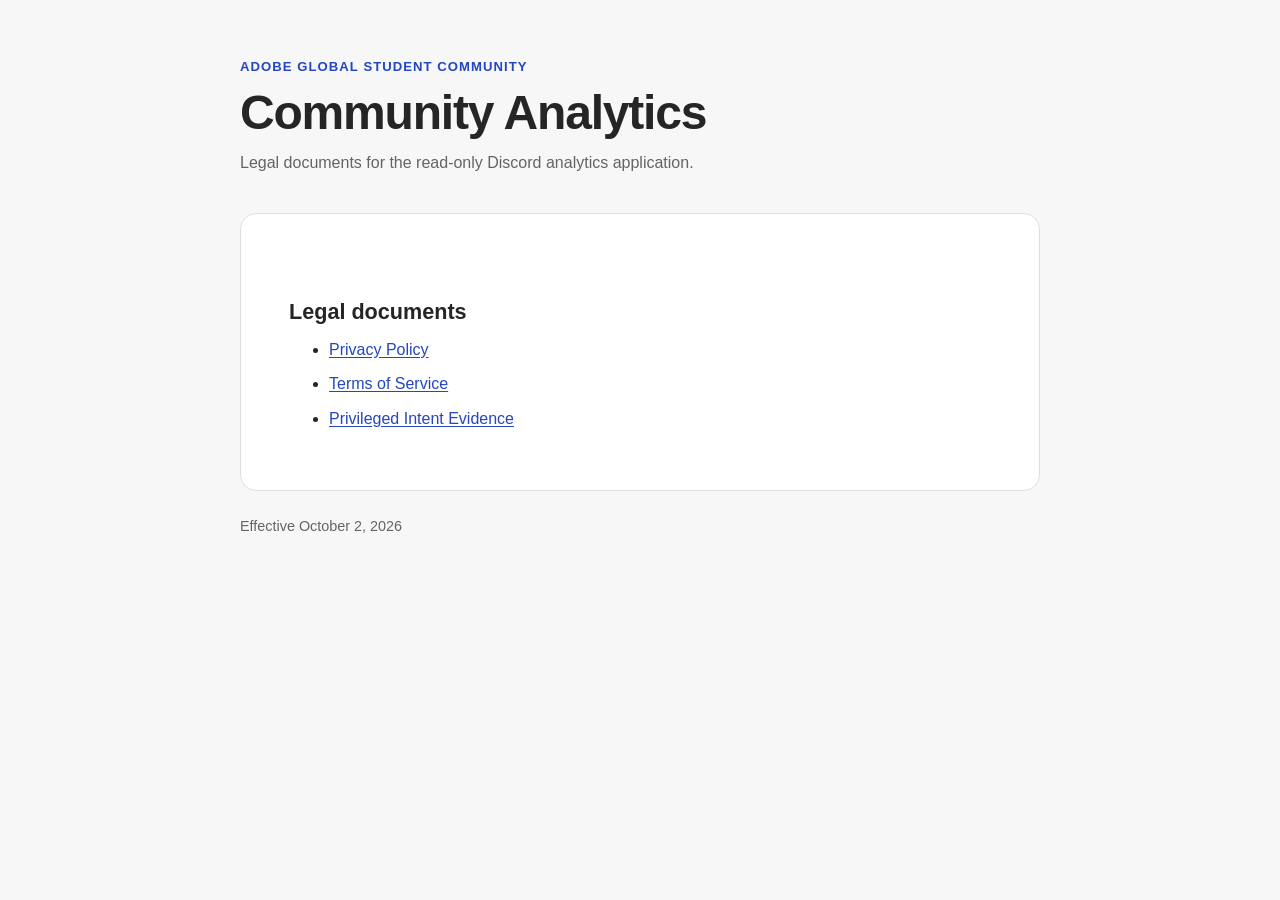
<file: index.html>
<!doctype html>
<html lang="en">
<head>
  <meta charset="utf-8">
  <meta name="viewport" content="width=device-width, initial-scale=1">
  <meta name="description" content="Legal documents for the Community Analytics Discord application.">
  <title>Community Analytics | Legal Documents</title>
  <link rel="stylesheet" href="legal.css">
</head>
<body>
  <header>
    <p class="eyebrow">Adobe Global Student Community</p>
    <h1>Community Analytics</h1>
    <p class="summary">Legal documents for the read-only Discord analytics application.</p>
  </header>
  <main>
    <h2>Legal documents</h2>
    <ul>
      <li><a href="privacy/">Privacy Policy</a></li>
      <li><a href="terms/">Terms of Service</a></li>
      <li><a href="evidence/">Privileged Intent Evidence</a></li>
    </ul>
  </main>
  <footer>Effective October 2, 2026</footer>
</body>
</html>
</file>
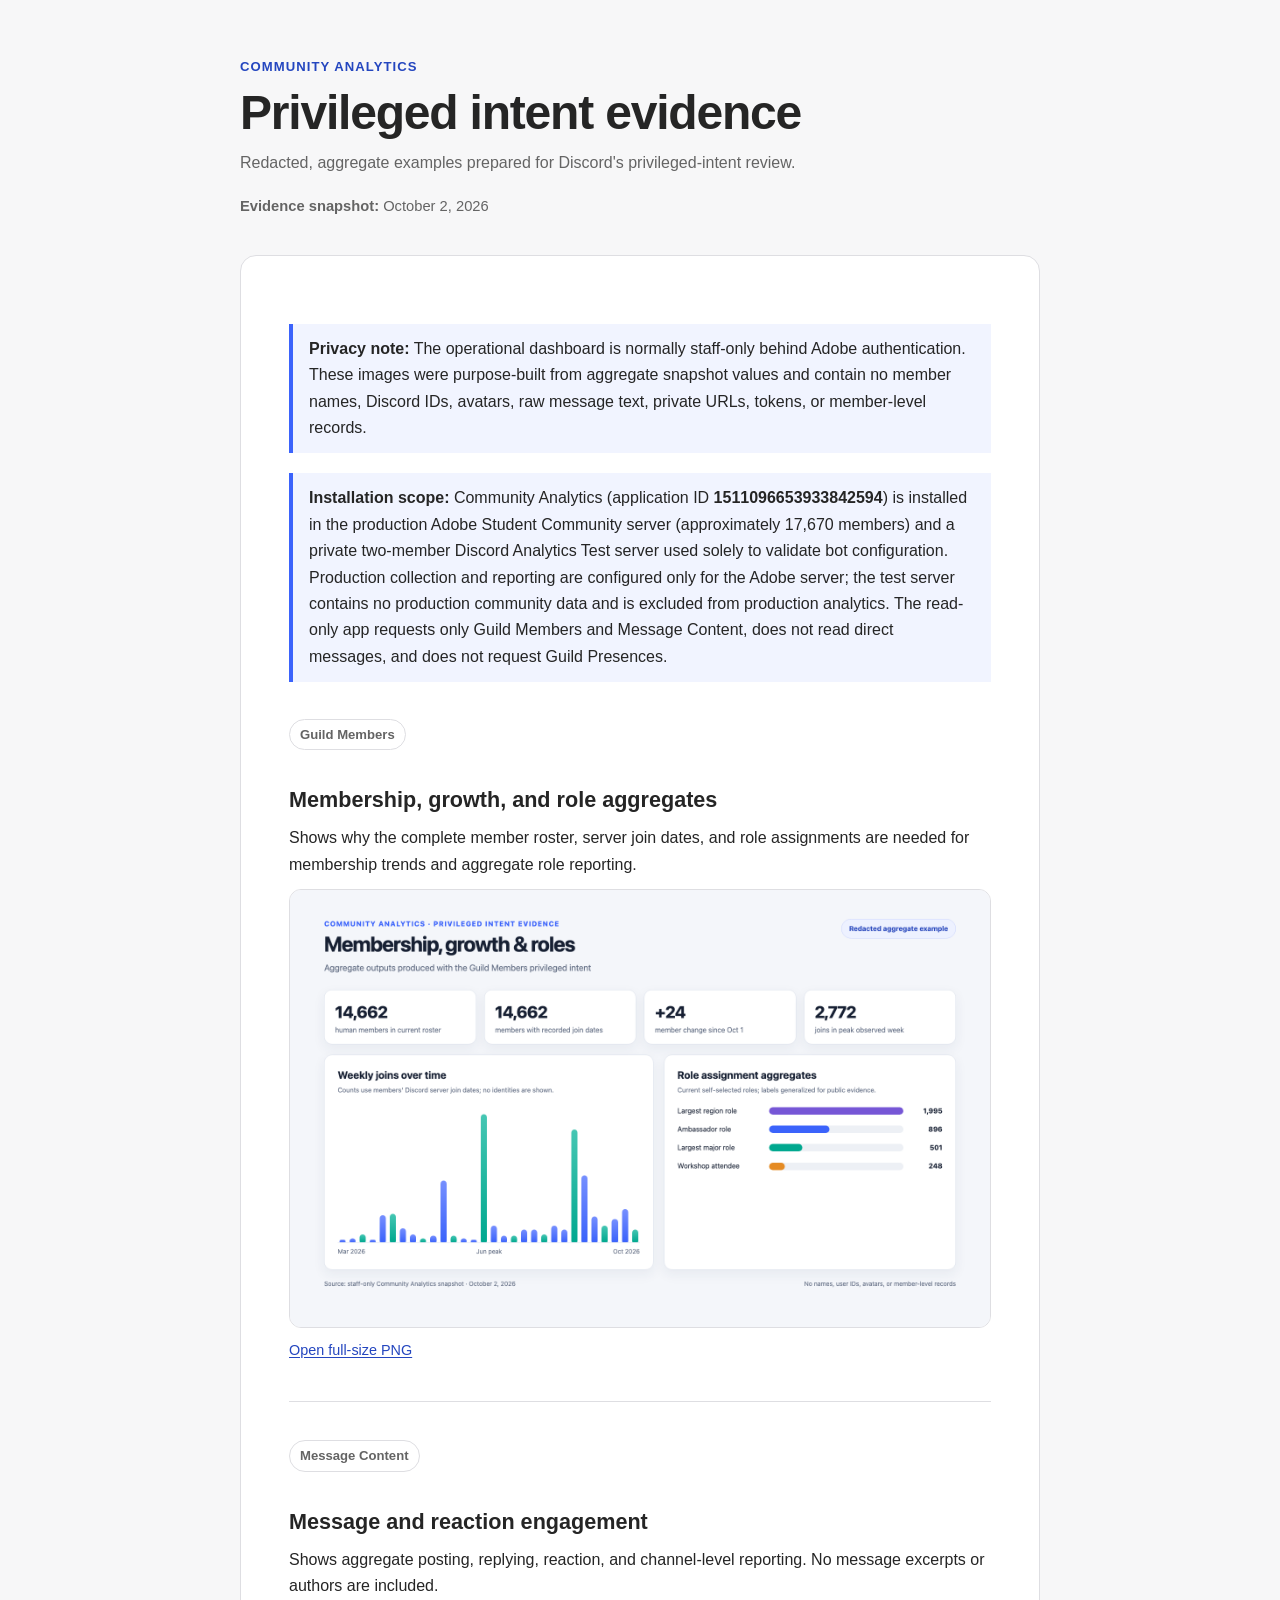
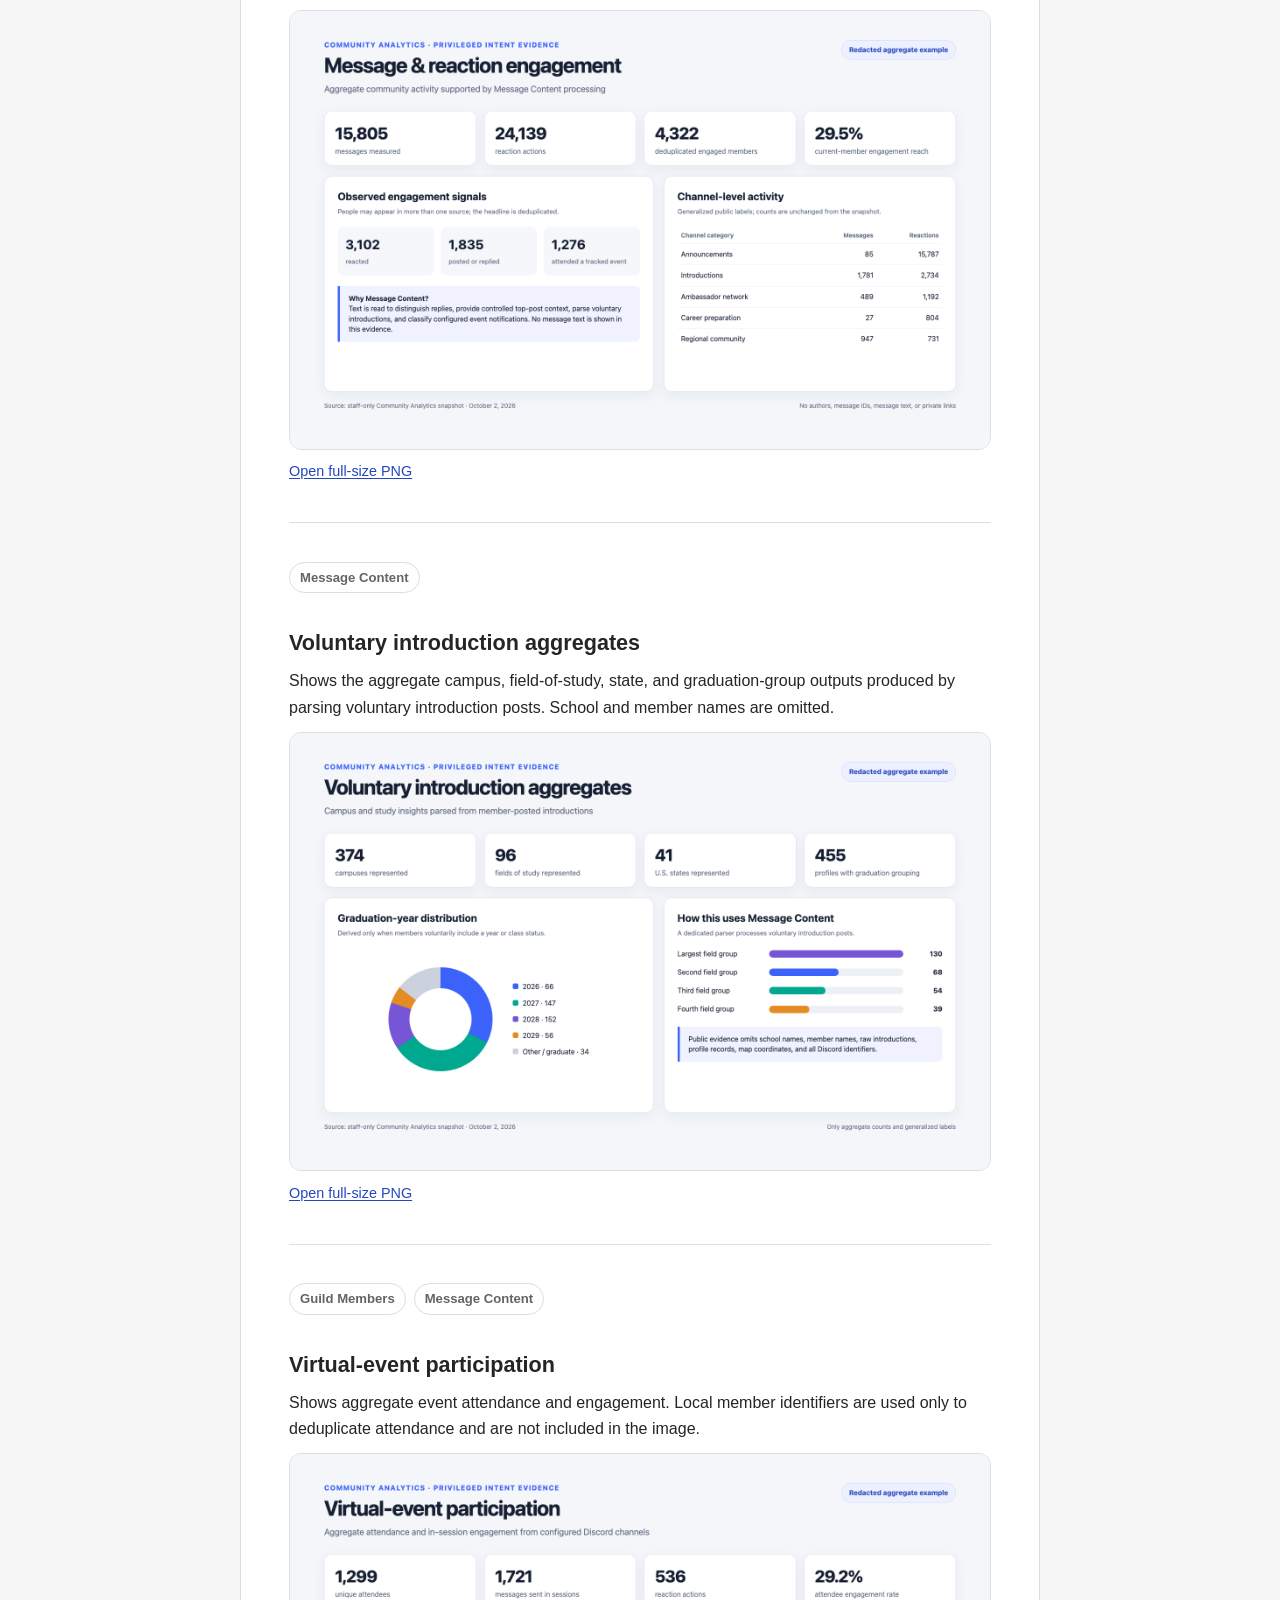
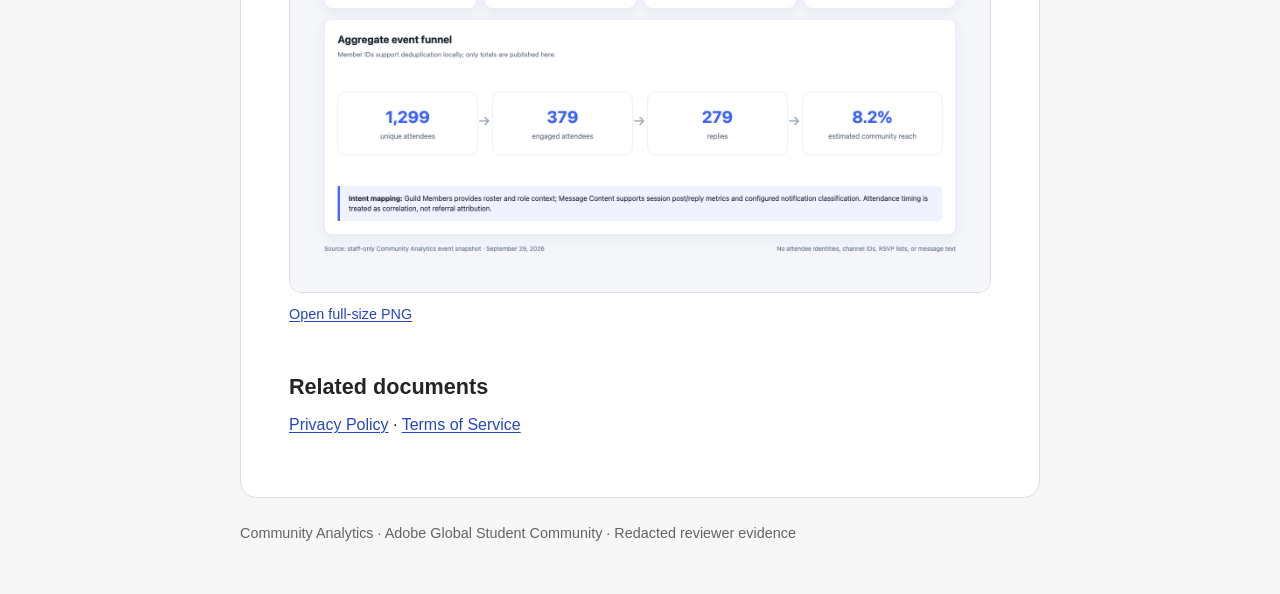
<file: evidence/index.html>
<!doctype html>
<html lang="en">
<head>
  <meta charset="utf-8">
  <meta name="viewport" content="width=device-width, initial-scale=1">
  <meta name="description" content="Redacted aggregate evidence for the Community Analytics Discord privileged-intent review.">
  <title>Privileged Intent Evidence | Community Analytics</title>
  <link rel="stylesheet" href="../legal.css">
  <style>
    .evidence-grid { display: grid; gap: 28px; margin-top: 26px; }
    .evidence-card { border-top: 1px solid var(--border); padding-top: 28px; }
    .evidence-card:first-child { border-top: 0; padding-top: 0; }
    .evidence-card img { display: block; width: 100%; height: auto; border: 1px solid var(--border); border-radius: 12px; }
    .intent { display: inline-block; margin-right: 8px; border: 1px solid var(--border); border-radius: 999px; padding: 4px 10px; color: var(--muted); font-size: .82rem; font-weight: 650; }
    .download { font-size: .9rem; }
  </style>
</head>
<body>
  <header>
    <p class="eyebrow">Community Analytics</p>
    <h1>Privileged intent evidence</h1>
    <p class="summary">Redacted, aggregate examples prepared for Discord's privileged-intent review.</p>
    <p class="meta"><strong>Evidence snapshot:</strong> October 2, 2026</p>
  </header>
  <main>
    <div class="notice"><strong>Privacy note:</strong> The operational dashboard is normally staff-only behind Adobe authentication. These images were purpose-built from aggregate snapshot values and contain no member names, Discord IDs, avatars, raw message text, private URLs, tokens, or member-level records.</div>
    <div class="notice"><strong>Installation scope:</strong> Community Analytics (application ID <strong>1511096653933842594</strong>) is installed in the production Adobe Student Community server (approximately 17,670 members) and a private two-member Discord Analytics Test server used solely to validate bot configuration. Production collection and reporting are configured only for the Adobe server; the test server contains no production community data and is excluded from production analytics. The read-only app requests only Guild Members and Message Content, does not read direct messages, and does not request Guild Presences.</div>

    <div class="evidence-grid">
      <section class="evidence-card">
        <p><span class="intent">Guild Members</span></p>
        <h2>Membership, growth, and role aggregates</h2>
        <p>Shows why the complete member roster, server join dates, and role assignments are needed for membership trends and aggregate role reporting.</p>
        <a href="images/guild-members-membership-growth.png"><img src="images/guild-members-membership-growth.png" alt="Redacted aggregate membership growth and role distribution evidence"></a>
        <p class="download"><a href="images/guild-members-membership-growth.png">Open full-size PNG</a></p>
      </section>

      <section class="evidence-card">
        <p><span class="intent">Message Content</span></p>
        <h2>Message and reaction engagement</h2>
        <p>Shows aggregate posting, replying, reaction, and channel-level reporting. No message excerpts or authors are included.</p>
        <a href="images/message-content-engagement.png"><img src="images/message-content-engagement.png" alt="Redacted aggregate message and reaction engagement evidence"></a>
        <p class="download"><a href="images/message-content-engagement.png">Open full-size PNG</a></p>
      </section>

      <section class="evidence-card">
        <p><span class="intent">Message Content</span></p>
        <h2>Voluntary introduction aggregates</h2>
        <p>Shows the aggregate campus, field-of-study, state, and graduation-group outputs produced by parsing voluntary introduction posts. School and member names are omitted.</p>
        <a href="images/message-content-introduction-aggregates.png"><img src="images/message-content-introduction-aggregates.png" alt="Redacted aggregate campus and graduation-year evidence"></a>
        <p class="download"><a href="images/message-content-introduction-aggregates.png">Open full-size PNG</a></p>
      </section>

      <section class="evidence-card">
        <p><span class="intent">Guild Members</span><span class="intent">Message Content</span></p>
        <h2>Virtual-event participation</h2>
        <p>Shows aggregate event attendance and engagement. Local member identifiers are used only to deduplicate attendance and are not included in the image.</p>
        <a href="images/combined-virtual-event-aggregates.png"><img src="images/combined-virtual-event-aggregates.png" alt="Redacted aggregate virtual-event participation evidence"></a>
        <p class="download"><a href="images/combined-virtual-event-aggregates.png">Open full-size PNG</a></p>
      </section>
    </div>

    <h2>Related documents</h2>
    <p><a href="../privacy/">Privacy Policy</a> · <a href="../terms/">Terms of Service</a></p>
  </main>
  <footer>Community Analytics · Adobe Global Student Community · Redacted reviewer evidence</footer>
</body>
</html>
</file>
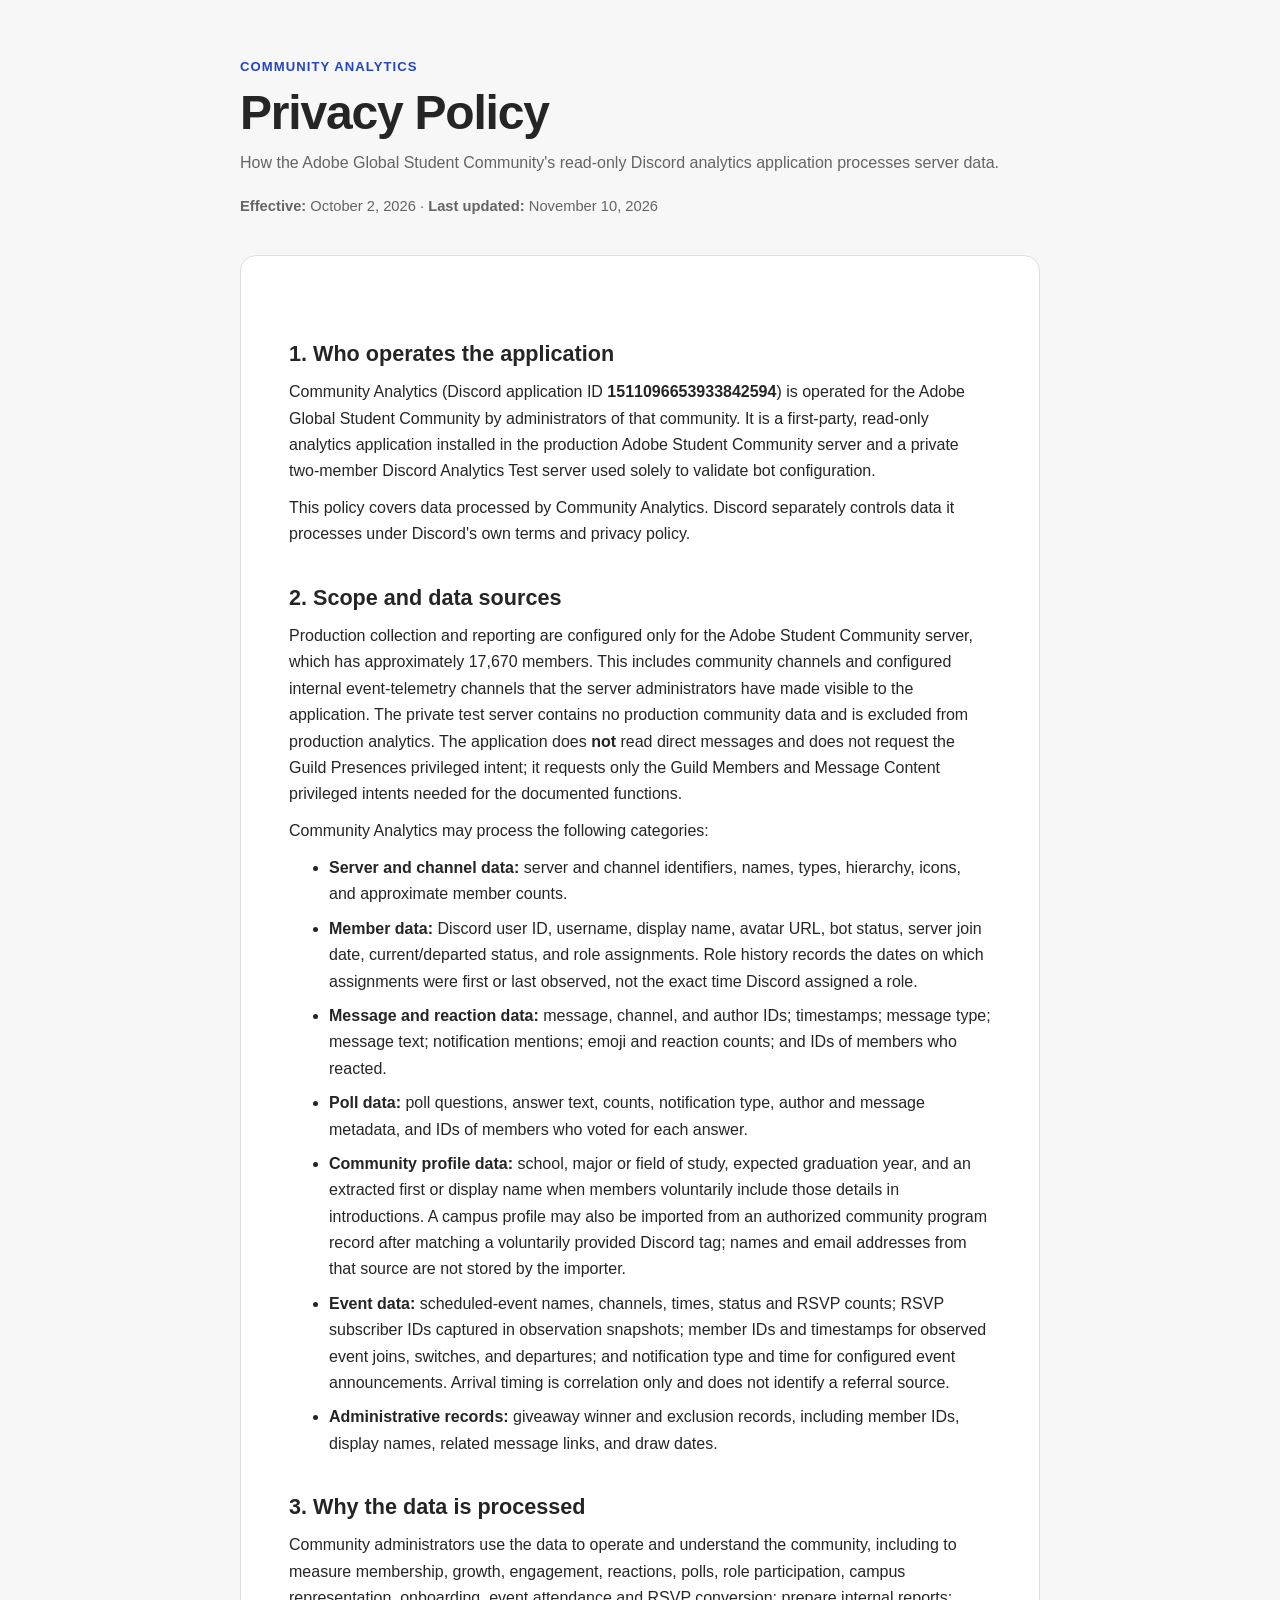
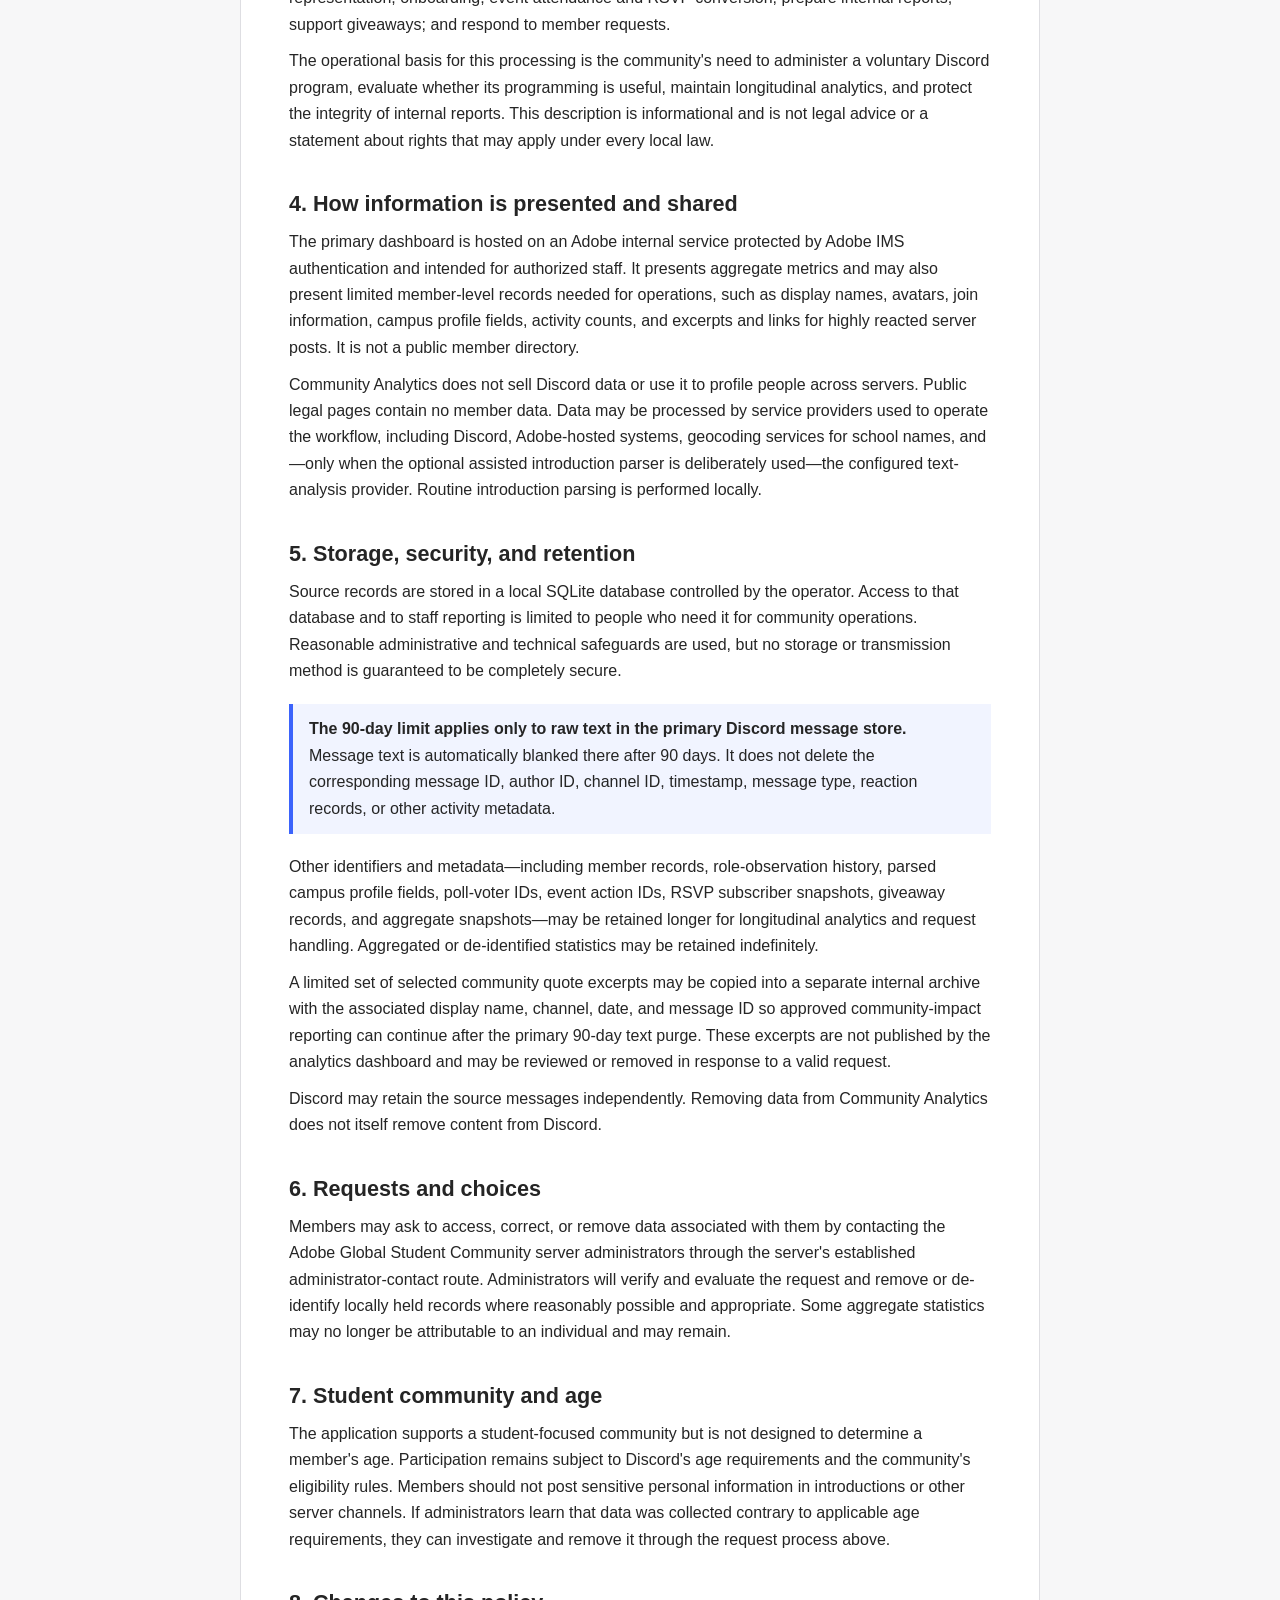
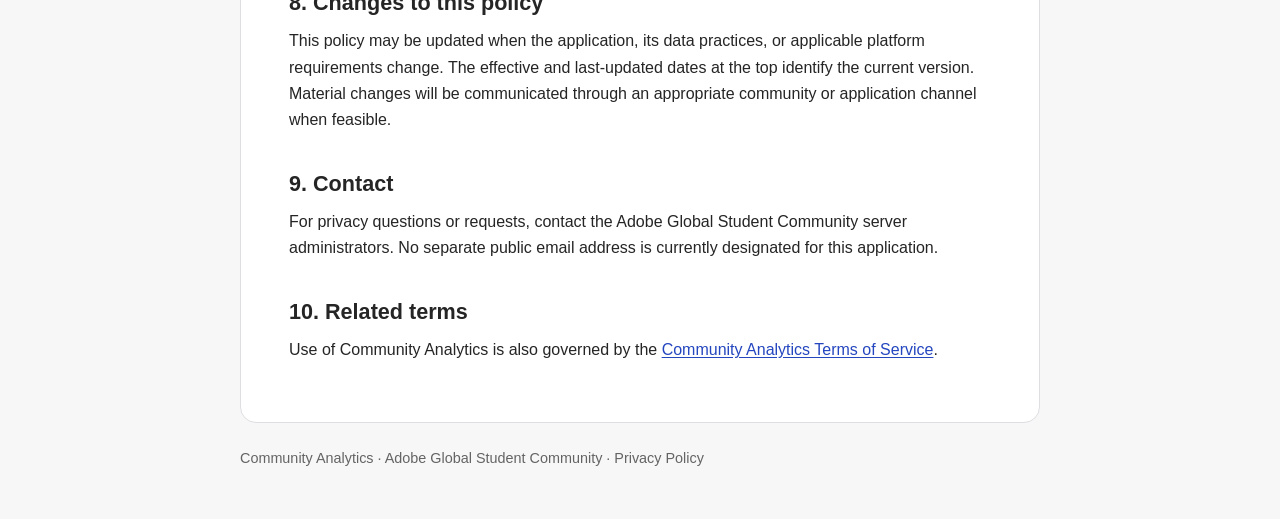
<file: privacy/index.html>
<!doctype html>
<html lang="en">
<head>
  <meta charset="utf-8">
  <meta name="viewport" content="width=device-width, initial-scale=1">
  <meta name="description" content="Privacy Policy for the Community Analytics Discord application.">
  <title>Privacy Policy | Community Analytics</title>
  <link rel="stylesheet" href="../legal.css">
</head>
<body>
  <header>
    <p class="eyebrow">Community Analytics</p>
    <h1>Privacy Policy</h1>
    <p class="summary">How the Adobe Global Student Community's read-only Discord analytics application processes server data.</p>
    <p class="meta"><strong>Effective:</strong> October 2, 2026 · <strong>Last updated:</strong> November 10, 2026</p>
  </header>

  <main>
    <h2>1. Who operates the application</h2>
    <p>Community Analytics (Discord application ID <strong>1511096653933842594</strong>) is operated for the Adobe Global Student Community by administrators of that community. It is a first-party, read-only analytics application installed in the production Adobe Student Community server and a private two-member Discord Analytics Test server used solely to validate bot configuration.</p>
    <p>This policy covers data processed by Community Analytics. Discord separately controls data it processes under Discord's own terms and privacy policy.</p>

    <h2>2. Scope and data sources</h2>
    <p>Production collection and reporting are configured only for the Adobe Student Community server, which has approximately 17,670 members. This includes community channels and configured internal event-telemetry channels that the server administrators have made visible to the application. The private test server contains no production community data and is excluded from production analytics. The application does <strong>not</strong> read direct messages and does not request the Guild Presences privileged intent; it requests only the Guild Members and Message Content privileged intents needed for the documented functions.</p>
    <p>Community Analytics may process the following categories:</p>
    <ul>
      <li><strong>Server and channel data:</strong> server and channel identifiers, names, types, hierarchy, icons, and approximate member counts.</li>
      <li><strong>Member data:</strong> Discord user ID, username, display name, avatar URL, bot status, server join date, current/departed status, and role assignments. Role history records the dates on which assignments were first or last observed, not the exact time Discord assigned a role.</li>
      <li><strong>Message and reaction data:</strong> message, channel, and author IDs; timestamps; message type; message text; notification mentions; emoji and reaction counts; and IDs of members who reacted.</li>
      <li><strong>Poll data:</strong> poll questions, answer text, counts, notification type, author and message metadata, and IDs of members who voted for each answer.</li>
      <li><strong>Community profile data:</strong> school, major or field of study, expected graduation year, and an extracted first or display name when members voluntarily include those details in introductions. A campus profile may also be imported from an authorized community program record after matching a voluntarily provided Discord tag; names and email addresses from that source are not stored by the importer.</li>
      <li><strong>Event data:</strong> scheduled-event names, channels, times, status and RSVP counts; RSVP subscriber IDs captured in observation snapshots; member IDs and timestamps for observed event joins, switches, and departures; and notification type and time for configured event announcements. Arrival timing is correlation only and does not identify a referral source.</li>
      <li><strong>Administrative records:</strong> giveaway winner and exclusion records, including member IDs, display names, related message links, and draw dates.</li>
    </ul>

    <h2>3. Why the data is processed</h2>
    <p>Community administrators use the data to operate and understand the community, including to measure membership, growth, engagement, reactions, polls, role participation, campus representation, onboarding, event attendance and RSVP conversion; prepare internal reports; support giveaways; and respond to member requests.</p>
    <p>The operational basis for this processing is the community's need to administer a voluntary Discord program, evaluate whether its programming is useful, maintain longitudinal analytics, and protect the integrity of internal reports. This description is informational and is not legal advice or a statement about rights that may apply under every local law.</p>

    <h2>4. How information is presented and shared</h2>
    <p>The primary dashboard is hosted on an Adobe internal service protected by Adobe IMS authentication and intended for authorized staff. It presents aggregate metrics and may also present limited member-level records needed for operations, such as display names, avatars, join information, campus profile fields, activity counts, and excerpts and links for highly reacted server posts. It is not a public member directory.</p>
    <p>Community Analytics does not sell Discord data or use it to profile people across servers. Public legal pages contain no member data. Data may be processed by service providers used to operate the workflow, including Discord, Adobe-hosted systems, geocoding services for school names, and—only when the optional assisted introduction parser is deliberately used—the configured text-analysis provider. Routine introduction parsing is performed locally.</p>

    <h2>5. Storage, security, and retention</h2>
    <p>Source records are stored in a local SQLite database controlled by the operator. Access to that database and to staff reporting is limited to people who need it for community operations. Reasonable administrative and technical safeguards are used, but no storage or transmission method is guaranteed to be completely secure.</p>
    <div class="notice">
      <strong>The 90-day limit applies only to raw text in the primary Discord message store.</strong> Message text is automatically blanked there after 90 days. It does not delete the corresponding message ID, author ID, channel ID, timestamp, message type, reaction records, or other activity metadata.
    </div>
    <p>Other identifiers and metadata—including member records, role-observation history, parsed campus profile fields, poll-voter IDs, event action IDs, RSVP subscriber snapshots, giveaway records, and aggregate snapshots—may be retained longer for longitudinal analytics and request handling. Aggregated or de-identified statistics may be retained indefinitely.</p>
    <p>A limited set of selected community quote excerpts may be copied into a separate internal archive with the associated display name, channel, date, and message ID so approved community-impact reporting can continue after the primary 90-day text purge. These excerpts are not published by the analytics dashboard and may be reviewed or removed in response to a valid request.</p>
    <p>Discord may retain the source messages independently. Removing data from Community Analytics does not itself remove content from Discord.</p>

    <h2>6. Requests and choices</h2>
    <p>Members may ask to access, correct, or remove data associated with them by contacting the Adobe Global Student Community server administrators through the server's established administrator-contact route. Administrators will verify and evaluate the request and remove or de-identify locally held records where reasonably possible and appropriate. Some aggregate statistics may no longer be attributable to an individual and may remain.</p>

    <h2>7. Student community and age</h2>
    <p>The application supports a student-focused community but is not designed to determine a member's age. Participation remains subject to Discord's age requirements and the community's eligibility rules. Members should not post sensitive personal information in introductions or other server channels. If administrators learn that data was collected contrary to applicable age requirements, they can investigate and remove it through the request process above.</p>

    <h2>8. Changes to this policy</h2>
    <p>This policy may be updated when the application, its data practices, or applicable platform requirements change. The effective and last-updated dates at the top identify the current version. Material changes will be communicated through an appropriate community or application channel when feasible.</p>

    <h2>9. Contact</h2>
    <p>For privacy questions or requests, contact the Adobe Global Student Community server administrators. No separate public email address is currently designated for this application.</p>

    <h2>10. Related terms</h2>
    <p>Use of Community Analytics is also governed by the <a href="../terms/">Community Analytics Terms of Service</a>.</p>
  </main>

  <footer>Community Analytics · Adobe Global Student Community · Privacy Policy</footer>
</body>
</html>
</file>
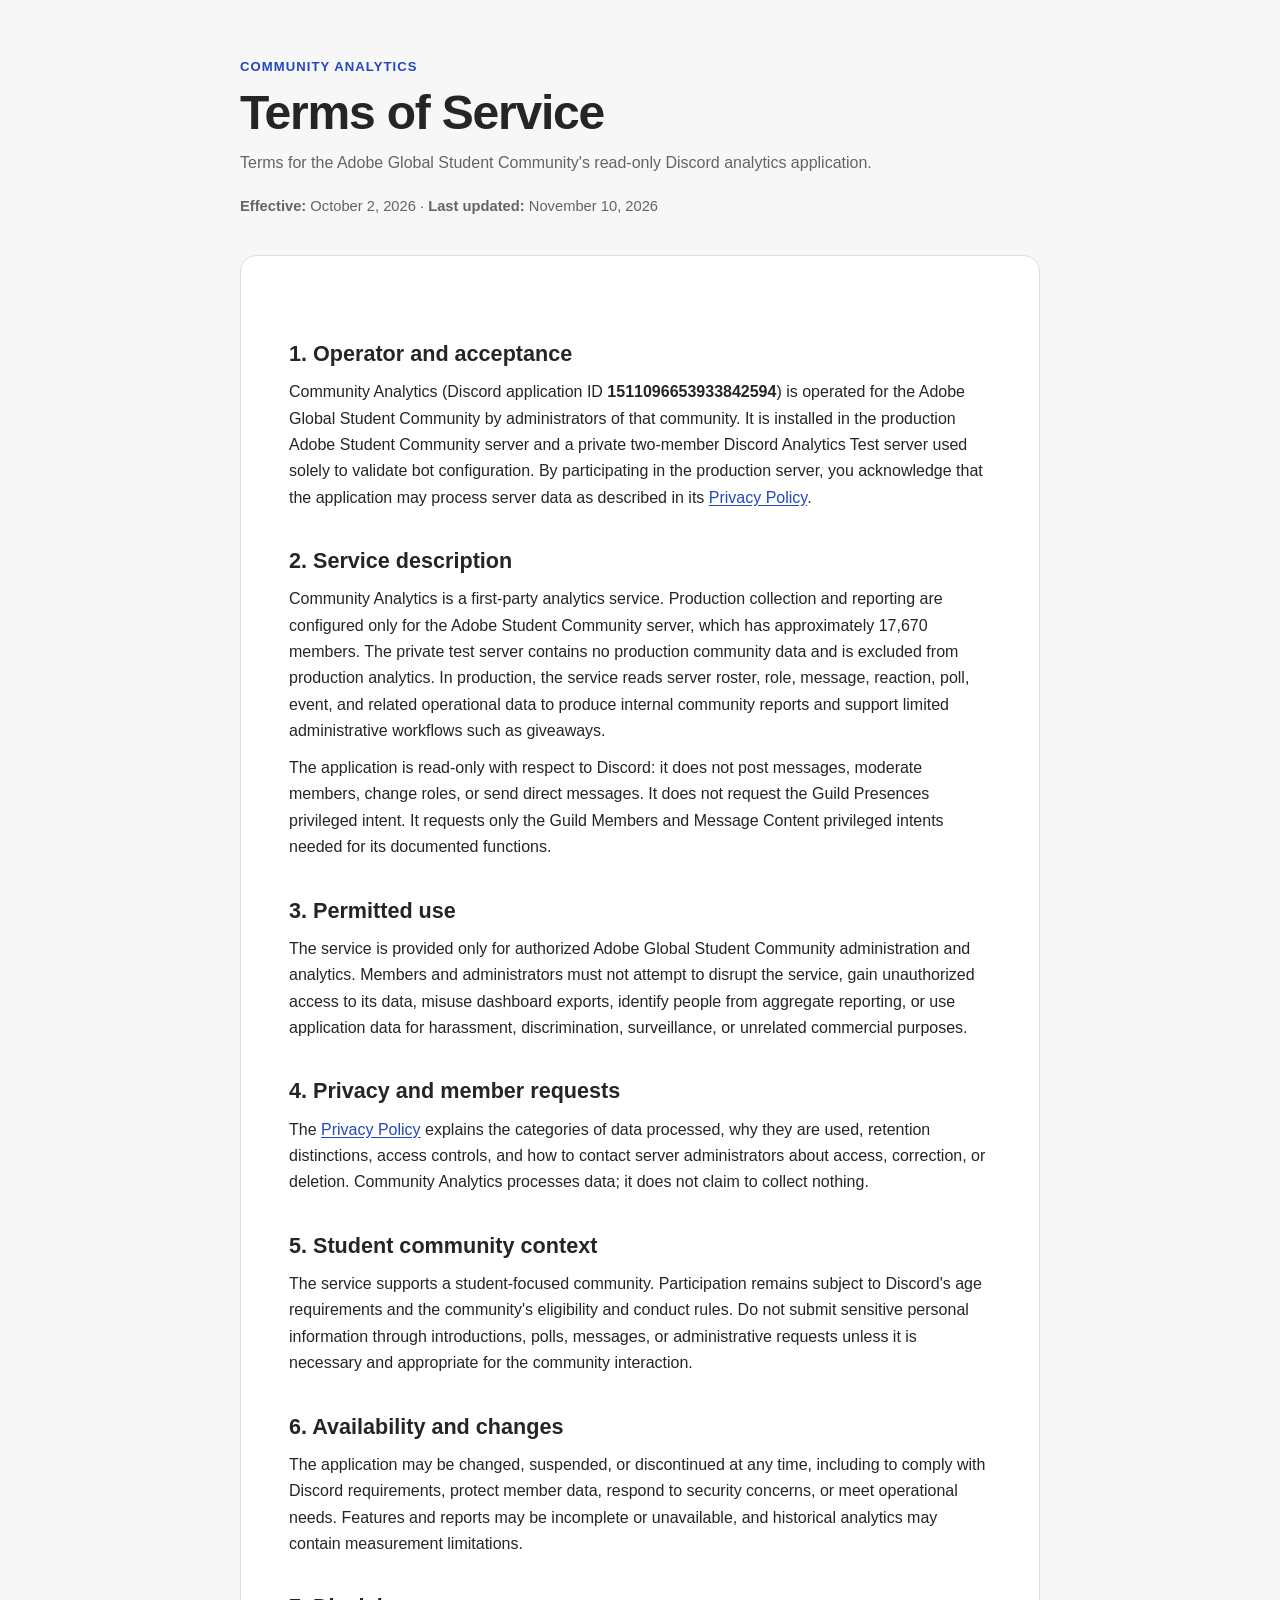
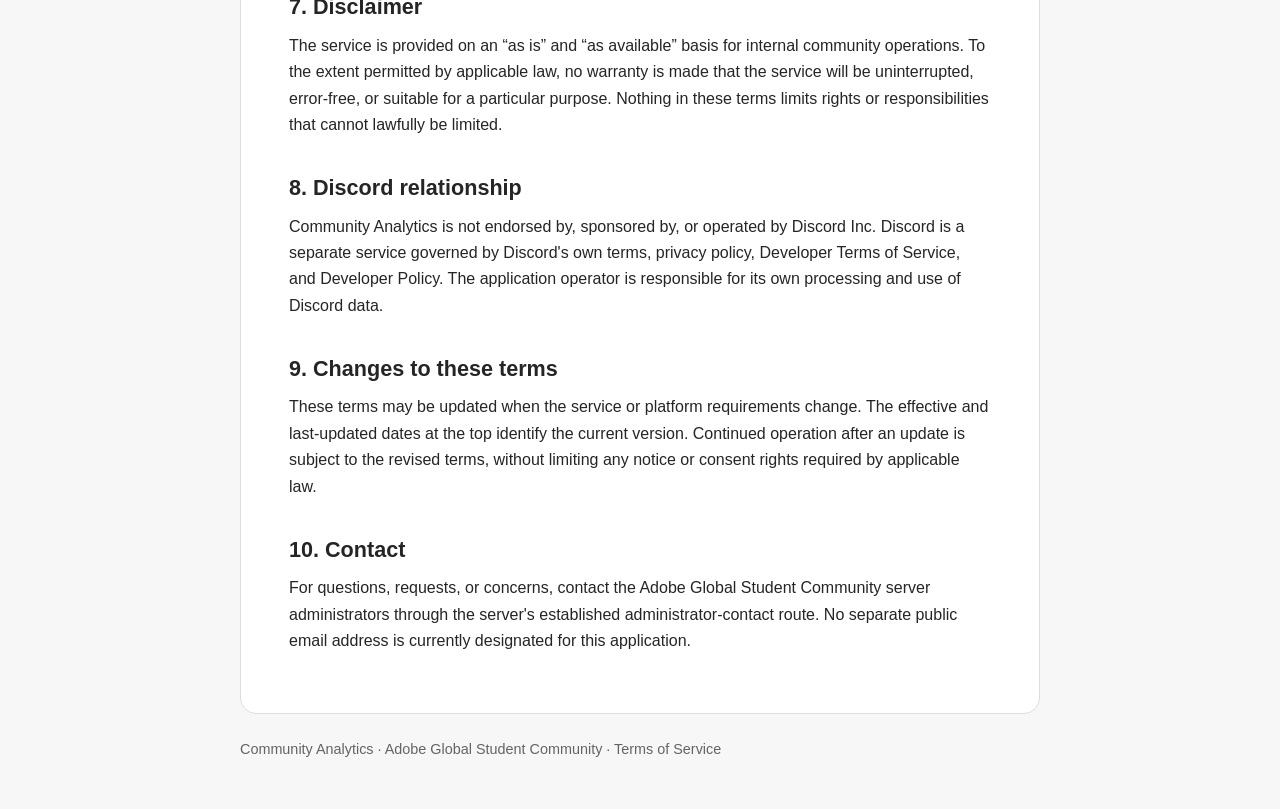
<file: terms/index.html>
<!doctype html>
<html lang="en">
<head>
  <meta charset="utf-8">
  <meta name="viewport" content="width=device-width, initial-scale=1">
  <meta name="description" content="Terms of Service for the Community Analytics Discord application.">
  <title>Terms of Service | Community Analytics</title>
  <link rel="stylesheet" href="../legal.css">
</head>
<body>
  <header>
    <p class="eyebrow">Community Analytics</p>
    <h1>Terms of Service</h1>
    <p class="summary">Terms for the Adobe Global Student Community's read-only Discord analytics application.</p>
    <p class="meta"><strong>Effective:</strong> October 2, 2026 · <strong>Last updated:</strong> November 10, 2026</p>
  </header>

  <main>
    <h2>1. Operator and acceptance</h2>
    <p>Community Analytics (Discord application ID <strong>1511096653933842594</strong>) is operated for the Adobe Global Student Community by administrators of that community. It is installed in the production Adobe Student Community server and a private two-member Discord Analytics Test server used solely to validate bot configuration. By participating in the production server, you acknowledge that the application may process server data as described in its <a href="../privacy/">Privacy Policy</a>.</p>

    <h2>2. Service description</h2>
    <p>Community Analytics is a first-party analytics service. Production collection and reporting are configured only for the Adobe Student Community server, which has approximately 17,670 members. The private test server contains no production community data and is excluded from production analytics. In production, the service reads server roster, role, message, reaction, poll, event, and related operational data to produce internal community reports and support limited administrative workflows such as giveaways.</p>
    <p>The application is read-only with respect to Discord: it does not post messages, moderate members, change roles, or send direct messages. It does not request the Guild Presences privileged intent. It requests only the Guild Members and Message Content privileged intents needed for its documented functions.</p>

    <h2>3. Permitted use</h2>
    <p>The service is provided only for authorized Adobe Global Student Community administration and analytics. Members and administrators must not attempt to disrupt the service, gain unauthorized access to its data, misuse dashboard exports, identify people from aggregate reporting, or use application data for harassment, discrimination, surveillance, or unrelated commercial purposes.</p>

    <h2>4. Privacy and member requests</h2>
    <p>The <a href="../privacy/">Privacy Policy</a> explains the categories of data processed, why they are used, retention distinctions, access controls, and how to contact server administrators about access, correction, or deletion. Community Analytics processes data; it does not claim to collect nothing.</p>

    <h2>5. Student community context</h2>
    <p>The service supports a student-focused community. Participation remains subject to Discord's age requirements and the community's eligibility and conduct rules. Do not submit sensitive personal information through introductions, polls, messages, or administrative requests unless it is necessary and appropriate for the community interaction.</p>

    <h2>6. Availability and changes</h2>
    <p>The application may be changed, suspended, or discontinued at any time, including to comply with Discord requirements, protect member data, respond to security concerns, or meet operational needs. Features and reports may be incomplete or unavailable, and historical analytics may contain measurement limitations.</p>

    <h2>7. Disclaimer</h2>
    <p>The service is provided on an “as is” and “as available” basis for internal community operations. To the extent permitted by applicable law, no warranty is made that the service will be uninterrupted, error-free, or suitable for a particular purpose. Nothing in these terms limits rights or responsibilities that cannot lawfully be limited.</p>

    <h2>8. Discord relationship</h2>
    <p>Community Analytics is not endorsed by, sponsored by, or operated by Discord Inc. Discord is a separate service governed by Discord's own terms, privacy policy, Developer Terms of Service, and Developer Policy. The application operator is responsible for its own processing and use of Discord data.</p>

    <h2>9. Changes to these terms</h2>
    <p>These terms may be updated when the service or platform requirements change. The effective and last-updated dates at the top identify the current version. Continued operation after an update is subject to the revised terms, without limiting any notice or consent rights required by applicable law.</p>

    <h2>10. Contact</h2>
    <p>For questions, requests, or concerns, contact the Adobe Global Student Community server administrators through the server's established administrator-contact route. No separate public email address is currently designated for this application.</p>
  </main>

  <footer>Community Analytics · Adobe Global Student Community · Terms of Service</footer>
</body>
</html>
</file>
<file: legal.css>
:root {
  color-scheme: light dark;
  --bg: #f7f7f8;
  --panel: #ffffff;
  --text: #252525;
  --muted: #646464;
  --border: #dedee2;
  --accent: #3b63fb;
  --accent-dark: #2446bf;
}

* {
  box-sizing: border-box;
}

html {
  scroll-behavior: smooth;
}

body {
  margin: 0;
  background: var(--bg);
  color: var(--text);
  font: 16px/1.65 -apple-system, BlinkMacSystemFont, "Segoe UI", sans-serif;
}

header,
main,
footer {
  width: min(800px, calc(100% - 40px));
  margin-inline: auto;
}

header {
  padding: 56px 0 26px;
}

main {
  background: var(--panel);
  border: 1px solid var(--border);
  border-radius: 16px;
  padding: clamp(24px, 5vw, 48px);
}

footer {
  padding: 24px 0 48px;
  color: var(--muted);
  font-size: 0.9rem;
}

h1 {
  margin: 0 0 8px;
  font-size: clamp(2rem, 6vw, 3rem);
  line-height: 1.12;
  letter-spacing: -0.025em;
}

h2 {
  margin: 2.25rem 0 0.7rem;
  font-size: 1.35rem;
  line-height: 1.3;
}

h3 {
  margin: 1.5rem 0 0.5rem;
  font-size: 1.05rem;
}

p,
ul {
  margin: 0.65rem 0;
}

li + li {
  margin-top: 0.5rem;
}

.eyebrow {
  margin: 0 0 8px;
  color: var(--accent-dark);
  font-size: 0.82rem;
  font-weight: 700;
  letter-spacing: 0.08em;
  text-transform: uppercase;
}

.summary,
.meta {
  color: var(--muted);
}

.meta {
  margin-top: 18px;
  font-size: 0.92rem;
}

.notice {
  margin: 1.25rem 0;
  border-left: 4px solid var(--accent);
  background: color-mix(in srgb, var(--accent) 7%, var(--panel));
  padding: 12px 16px;
}

a {
  color: var(--accent-dark);
  text-underline-offset: 0.15em;
}

a:hover {
  text-decoration-thickness: 2px;
}

@media (prefers-color-scheme: dark) {
  :root {
    --bg: #111217;
    --panel: #191b22;
    --text: #f0f0f2;
    --muted: #b1b1ba;
    --border: #343640;
    --accent: #91a6ff;
    --accent-dark: #a8b8ff;
  }
}

@media print {
  :root {
    --bg: #fff;
    --panel: #fff;
    --text: #111;
    --muted: #444;
    --border: #bbb;
    --accent: #2446bf;
    --accent-dark: #2446bf;
  }

  header,
  main,
  footer {
    width: 100%;
  }

  header {
    padding-top: 0;
  }

  main {
    border: 0;
    padding: 0;
  }
}
</file>
